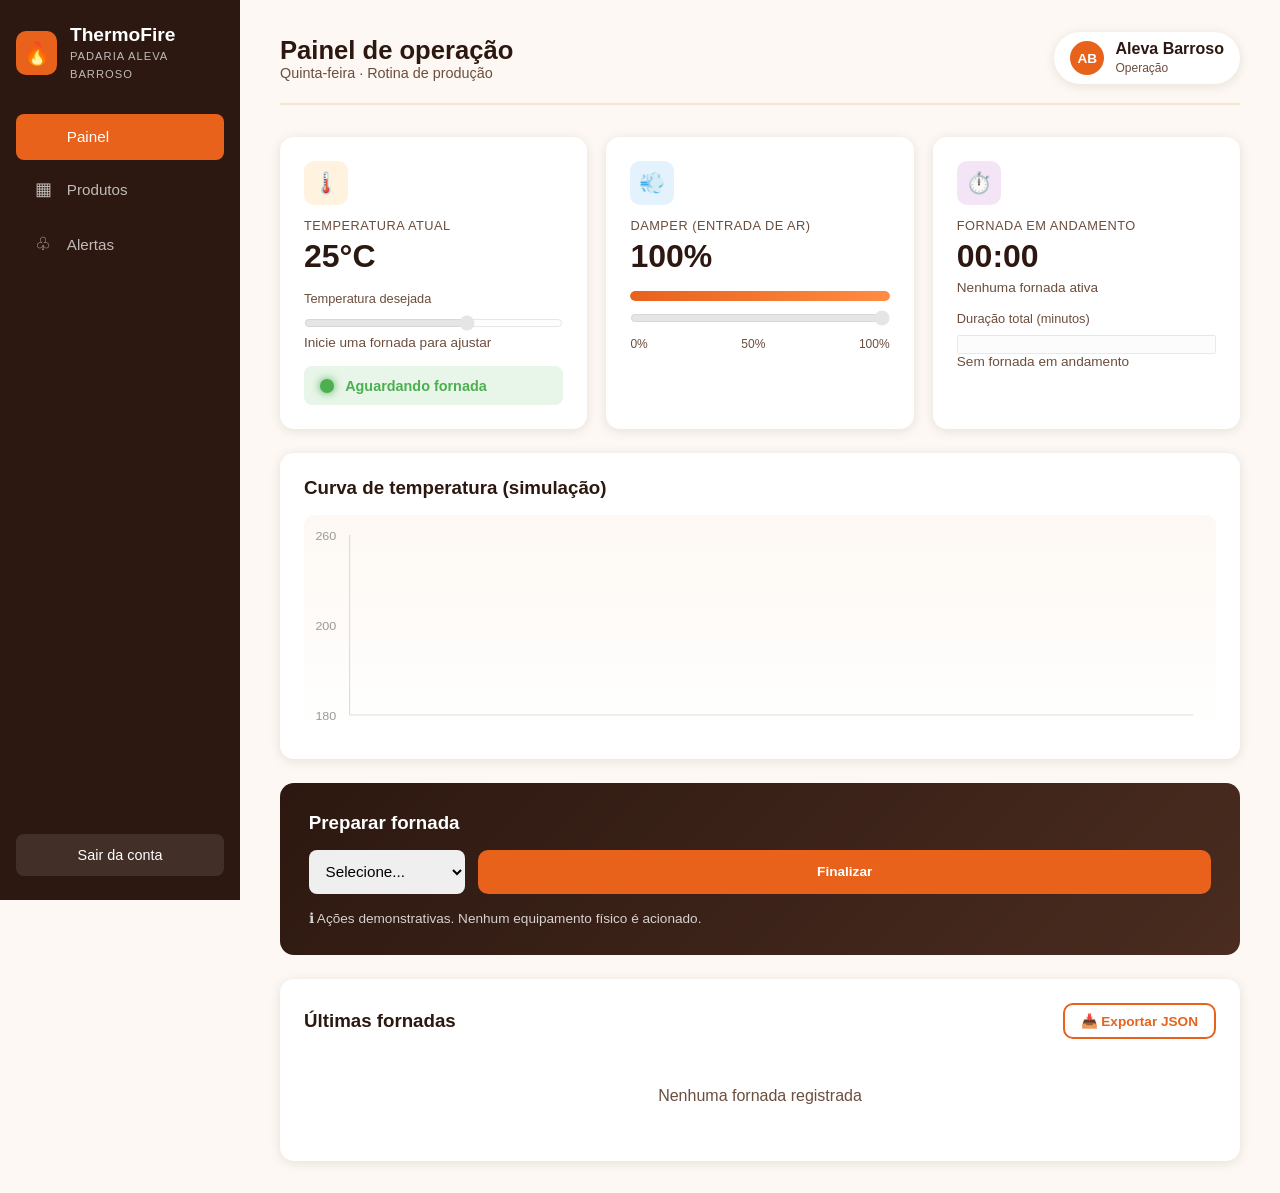
<file: index.html>
<!DOCTYPE html>
<html lang="pt-BR">
<head>
  <meta charset="UTF-8">
  <title>Painel | ThermoFire</title>
  <link rel="stylesheet" href="stylle.css">
</head>
<body>
  <div class="app">
    <aside class="sidebar">
      <div class="auth-logo">
        <div class="auth-logo-icon">🔥</div>
        <div><h2>ThermoFire</h2><small>PADARIA ALEVA BARROSO</small></div>
      </div>
      <nav>
        <a href="index.html" class="active"><span class="icon"></span>Painel</a>
        <a href="produtos.html"><span class="icon">▦</span>Produtos</a>
        <a href="alertas.html"><span class="icon">♧</span>Alertas</a>
      </nav>
      <div class="sidebar-footer">
        <button id="btn-logout"> Sair da conta</button>
      </div>
    </aside>

    <main class="main">
      <div class="topbar">
        <div>
          <h1>Painel de operação</h1>
          <p>Quinta-feira · Rotina de produção</p>
        </div>
        <div class="user-badge">
          <div class="user-avatar">AB</div>
          <div><strong>Aleva Barroso</strong><br><small>Operação</small></div>
        </div>
      </div>

      <div class="grid">
        <div class="card">
          <div class="card-icon laranja">🌡️</div>
          <div class="card-label">Temperatura atual</div>
          <div class="card-value" id="cur-temp">25°C</div>
          <label class="control-label" for="temp-alvo">Temperatura desejada</label>
          <input class="range-control" id="temp-alvo" type="range" min="100" max="280" step="1" value="215" disabled>
          <div class="card-sub" id="temp-alvo-label">Inicie uma fornada para ajustar</div>
          <div class="status verde">
            <div class="led verde" id="led"></div>
            <span id="status-txt">Aguardando fornada</span>
          </div>
        </div>

        <div class="card">
          <div class="card-icon azul">💨</div>
          <div class="card-label">Damper (entrada de ar)</div>
          <div class="card-value" id="damper-val">100%</div>
          <div class="damper-bar"><div class="damper-fill" id="damper-fill" style="width:100%"></div></div>
          <input class="range-control" id="damper-control" type="range" min="0" max="100" step="1" value="100" disabled aria-label="Ajustar entrada do damper">
          <div class="damper-labels"><span>0%</span><span>50%</span><span>100%</span></div>
        </div>

        <div class="card">
          <div class="card-icon roxo">⏱️</div>
          <div class="card-label">Fornada em andamento</div>
          <div class="card-value" id="baking-time">00:00</div>
          <div class="card-sub" id="prod-name">Nenhuma fornada ativa</div>
          <label class="control-label" for="tempo-fornada">Duração total (minutos)</label>
          <input class="range-control" id="tempo-fornada" type="number" min="1" max="180" step="1" disabled>
          <div class="card-sub" id="baking-status" aria-live="polite">Sem fornada em andamento</div>
        </div>
      </div>

      <div class="chart-box">
        <h3>Curva de temperatura (simulação)</h3>
        <div class="chart">
          <svg viewBox="0 0 800 220" preserveAspectRatio="none">
            <line x1="40" y1="20" x2="40" y2="200" stroke="#ddd"/>
            <line x1="40" y1="200" x2="780" y2="200" stroke="#ddd"/>
            <text x="10" y="25" font-size="11" fill="#999">260</text>
            <text x="10" y="115" font-size="11" fill="#999">200</text>
            <text x="10" y="205" font-size="11" fill="#999">180</text>
          </svg>
        </div>
      </div>

      <div class="baking-box">
        <h3>Preparar fornada</h3>
        <div class="baking-controls">
          <select id="sel-produto"></select>
          <button class="btn btn-primary btn-sm" id="btn-finalizar" disabled onclick="document.getElementById('modal-fim').classList.add('show')">Finalizar</button>
        </div>
        <p style="margin-top:1rem;font-size:0.85rem;opacity:0.8">
          ℹ Ações demonstrativas. Nenhum equipamento físico é acionado.
        </p>
      </div>

      <div class="card">
        <div style="display:flex;justify-content:space-between;align-items:center;margin-bottom:1rem">
          <h3>Últimas fornadas</h3>
          <button class="btn btn-outline btn-sm" id="btn-export">📥 Exportar JSON</button>
        </div>
        <div id="hist-lista"></div>
      </div>
    </main>
  </div>

  <!-- Modal finalizar fornada -->
  <div class="modal-bg" id="modal-fim">
    <div class="modal">
      <h3>Como ficou esta fornada?</h3>
      <form id="fim-form">
        <div class="field">
          <label>Avaliação</label>
          <select id="fim-qual" required>
            <option value="ótimo">Ótimo</option>
            <option value="aceitável">Aceitável</option>
            <option value="fora do ponto">Fora do ponto</option>
          </select>
        </div>
        <div class="field">
          <label>Observações</label>
          <textarea id="fim-obs" rows="3"></textarea>
        </div>
        <div class="modal-actions">
          <button type="button" class="btn btn-outline" onclick="document.getElementById('modal-fim').classList.remove('show')">Cancelar</button>
          <button class="btn btn-primary">Salvar resultado</button>
        </div>
      </form>
    </div>
  </div>

  <script src="script.js"></script>
</body>
</html>
</file>
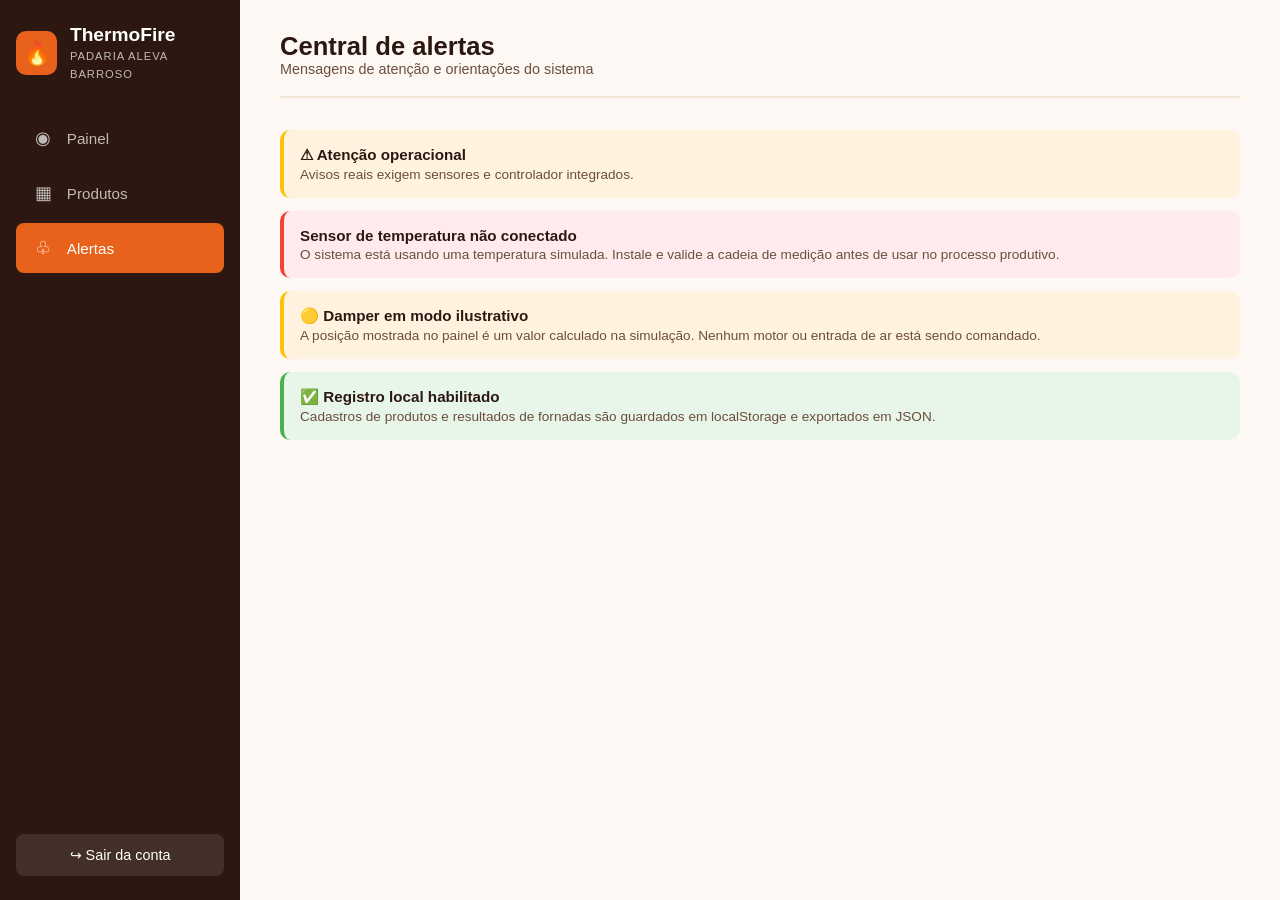
<file: alertas.html>
<!DOCTYPE html>
<html lang="pt-BR">
<head>
  <meta charset="UTF-8">
  <title>Alertas | ThermoFire</title>
  <link rel="stylesheet" href="stylle.css">
</head>
<body>
  <div class="app">
    <aside class="sidebar">
      <div class="auth-logo">
        <div class="auth-logo-icon">🔥</div>
        <div><h2>ThermoFire</h2><small>PADARIA ALEVA BARROSO</small></div>
      </div>
      <nav>
        <a href="index.html"><span class="icon">◉</span>Painel</a>
        <a href="produtos.html"><span class="icon">▦</span>Produtos</a>
        <a href="alertas.html" class="active"><span class="icon">♧</span>Alertas</a>
      </nav>
      <div class="sidebar-footer">
        <button id="btn-logout">↪ Sair da conta</button>
      </div>
    </aside>

    <main class="main">
      <div class="topbar">
        <div>
          <h1>Central de alertas</h1>
          <p>Mensagens de atenção e orientações do sistema</p>
        </div>
      </div>

      <div class="alert-item warn">
        <h4>⚠ Atenção operacional</h4>
        <p>Avisos reais exigem sensores e controlador integrados.</p>
      </div>

      <div class="alert-item err">
        <h4> Sensor de temperatura não conectado</h4>
        <p>O sistema está usando uma temperatura simulada. Instale e valide a cadeia de medição antes de usar no processo produtivo.</p>
      </div>

      <div class="alert-item warn">
        <h4>🟡 Damper em modo ilustrativo</h4>
        <p>A posição mostrada no painel é um valor calculado na simulação. Nenhum motor ou entrada de ar está sendo comandado.</p>
      </div>

      <div class="alert-item ok">
        <h4>✅ Registro local habilitado</h4>
        <p>Cadastros de produtos e resultados de fornadas são guardados em localStorage e exportados em JSON.</p>
      </div>
    </main>
  </div>
  <script src="script.js"></script>
</body>
</html>
</file>
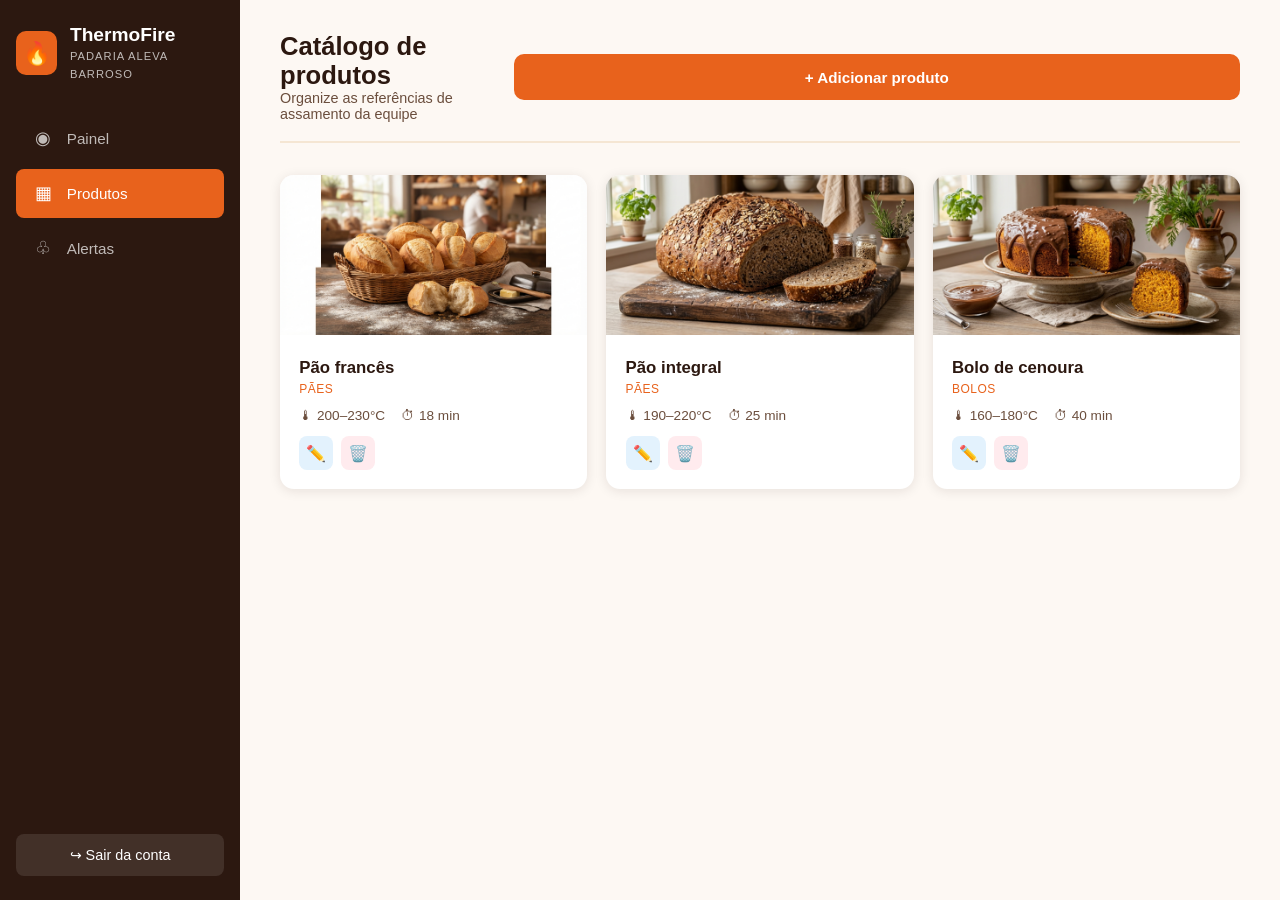
<file: produtos.html>
<!DOCTYPE html>
<html lang="pt-BR">
<head>
  <meta charset="UTF-8">
  <title>Produtos | ThermoFire</title>
  <link rel="stylesheet" href="stylle.css">
</head>
<body>
  <div class="app">
    <aside class="sidebar">
      <div class="auth-logo">
        <div class="auth-logo-icon">🔥</div>
        <div><h2>ThermoFire</h2><small>PADARIA ALEVA BARROSO</small></div>
      </div>
      <nav>
        <a href="index.html"><span class="icon">◉</span>Painel</a>
        <a href="produtos.html" class="active"><span class="icon">▦</span>Produtos</a>
        <a href="alertas.html"><span class="icon">♧</span>Alertas</a>
      </nav>
      <div class="sidebar-footer">
        <button id="btn-logout">↪ Sair da conta</button>
      </div>
    </aside>

    <main class="main">
      <div class="topbar">
        <div>
          <h1>Catálogo de produtos</h1>
          <p>Organize as referências de assamento da equipe</p>
        </div>
        <button class="btn btn-primary" onclick="document.getElementById('modal-add').classList.add('show')">+ Adicionar produto</button>
      </div>

      <div class="products-grid" id="produtos-lista"></div>
      <template id="imagens-produtos">
        <img data-produto="Pão francês" src="assets/pão francês.jpg" alt="">
        <img data-produto="Pão integral" src="assets/pão integral.jpg" alt="">
        <img data-produto="Bolo de cenoura" src="assets/bolo de cenoura.jpg" alt="">
      </template>
    </main>
  </div>

  <!-- Modal adicionar -->
  <div class="modal-bg" id="modal-add">
    <div class="modal">
      <h3>Adicionar produto</h3>
      <form id="prod-form">
        <div class="field"><label>Nome *</label><input id="prod-nome" placeholder="Ex: Pão francês" required></div>
        <div class="field">
          <label>Categoria</label>
          <select id="prod-cat">
            <option>Pães</option><option>Bolos</option><option>Biscoitos</option><option>Salgados</option>
          </select>
        </div>
        <div class="field"><label>Temp. mínima (°C) *</label><input type="number" id="prod-min" required></div>
        <div class="field"><label>Temp. máxima (°C) *</label><input type="number" id="prod-max" required></div>
        <div class="field"><label>Tempo (min) *</label><input type="number" id="prod-tempo" required></div>
        <div class="modal-actions">
          <button type="button" class="btn btn-outline" onclick="document.getElementById('modal-add').classList.remove('show')">Cancelar</button>
          <button class="btn btn-primary">Salvar</button>
        </div>
      </form>
    </div>
  </div>

  <!-- Modal editar -->
  <div class="modal-bg" id="modal-edit">
    <div class="modal">
      <h3>Editar produto</h3>
      <form id="edit-form">
        <input type="hidden" id="edit-id">
        <div class="field"><label>Nome</label><input id="edit-nome" required></div>
        <div class="field">
          <label>Categoria</label>
          <select id="edit-cat">
            <option>Pães</option><option>Bolos</option><option>Biscoitos</option><option>Salgados</option>
          </select>
        </div>
        <div class="field"><label>Temp. mínima</label><input type="number" id="edit-min" required></div>
        <div class="field"><label>Temp. máxima</label><input type="number" id="edit-max" required></div>
        <div class="field"><label>Tempo (min)</label><input type="number" id="edit-tempo" required></div>
        <div class="modal-actions">
          <button type="button" class="btn btn-outline" onclick="document.getElementById('modal-edit').classList.remove('show')">Cancelar</button>
          <button class="btn btn-primary">Salvar alterações</button>
        </div>
      </form>
    </div>
  </div>

  <script src="script.js"></script>
</body>
</html>
</file>
<file: stylle.css>
* { margin: 0; padding: 0; box-sizing: border-box; }

:root {
  --cor1: #E8621C;
  --cor2: #2C1810;
  --cor3: #FDF8F3;
  --cor4: #F5E6D3;
  --verde: #4CAF50;
  --amarelo: #FFC107;
  --vermelho: #F44336;
  --sombra: 0 2px 12px rgba(44,24,16,0.1);
}

body {
  font-family: 'Segoe UI', sans-serif;
  background: var(--cor3);
  color: var(--cor2);
  min-height: 100vh;
}

/* ===== AUTH ===== */
.auth {
  display: grid;
  grid-template-columns: 1fr 1fr;
  min-height: 100vh;
}

.auth-left {
  background: linear-gradient(135deg, var(--cor2), #4A2C20);
  color: #fff;
  padding: 4rem;
  display: flex;
  flex-direction: column;
  justify-content: center;
  position: relative;
  overflow: hidden;
}

.auth-left::before {
  content: '';
  position: absolute;
  inset: 0;
  background: url('assets/pao-artesanal.jpg') center/cover;
  opacity: 0.15;
}

.auth-left > * { position: relative; z-index: 1; }

.auth-left h1 { font-size: 2.8rem; line-height: 1.15; margin-bottom: 1rem; }
.auth-left h1 span { color: #FF8C42; }
.auth-left p { font-size: 1.05rem; opacity: 0.9; line-height: 1.7; }
.auth-logo { display: flex; align-items: center; gap: 0.8rem; margin-bottom: 3rem; }
.auth-logo-icon {
  width: 44px; height: 44px;
  background: var(--cor1);
  border-radius: 10px;
  display: grid; place-items: center;
  font-size: 1.4rem;
}
.auth-logo h2 { font-size: 1.2rem; }
.auth-logo small { opacity: 0.7; font-size: 0.7rem; letter-spacing: 1px; }

.auth-right {
  padding: 3rem;
  display: grid;
  place-items: center;
}

.auth-form { width: 100%; max-width: 400px; }
.auth-form h2 { font-size: 1.8rem; margin-bottom: 0.3rem; }
.auth-form > p { color: #6B4E3D; margin-bottom: 2rem; }

.field { margin-bottom: 1.2rem; }
.field label { display: block; font-size: 0.85rem; font-weight: 600; margin-bottom: 0.4rem; }
.field input, .field select, .field textarea {
  width: 100%;
  padding: 0.9rem 1rem;
  border: 2px solid var(--cor4);
  border-radius: 10px;
  font-size: 0.95rem;
  background: #fff;
  transition: border 0.2s;
}
.field input:focus, .field select:focus, .field textarea:focus {
  outline: none;
  border-color: var(--cor1);
}

.btn {
  padding: 0.9rem 1.6rem;
  border: none;
  border-radius: 10px;
  font-size: 0.95rem;
  font-weight: 600;
  cursor: pointer;
  transition: all 0.2s;
}
.btn-primary { background: var(--cor1); color: #fff; width: 100%; }
.btn-primary:hover { background: #C44F14; transform: translateY(-2px); }
.btn-outline { background: transparent; color: var(--cor1); border: 2px solid var(--cor1); }
.btn-outline:hover { background: var(--cor1); color: #fff; }
.btn-danger { background: var(--vermelho); color: #fff; }
.btn-sm { padding: 0.5rem 1rem; font-size: 0.85rem; }

.auth-footer {
  margin-top: 2rem;
  padding-top: 1.5rem;
  border-top: 1px solid var(--cor4);
  text-align: center;
  font-size: 0.9rem;
  color: #6B4E3D;
}
.auth-footer a { color: var(--cor1); font-weight: 600; text-decoration: none; }

/* ===== APP LAYOUT ===== */
.app { display: grid; grid-template-columns: 240px 1fr; min-height: 100vh; }

.sidebar {
  background: var(--cor2);
  color: #fff;
  padding: 1.5rem 1rem;
  position: sticky;
  top: 0;
  height: 100vh;
  display: flex;
  flex-direction: column;
}

.sidebar .auth-logo { margin-bottom: 2rem; }
.sidebar nav a {
  display: flex;
  align-items: center;
  gap: 0.8rem;
  padding: 0.9rem 1rem;
  color: rgba(255,255,255,0.7);
  text-decoration: none;
  border-radius: 8px;
  margin-bottom: 0.3rem;
  transition: all 0.2s;
  font-size: 0.95rem;
}
.sidebar nav a:hover, .sidebar nav a.active {
  background: var(--cor1);
  color: #fff;
}
.sidebar nav a .icon { font-size: 1.1rem; width: 22px; text-align: center; }

.sidebar-footer { margin-top: auto; }
.sidebar-footer button {
  width: 100%;
  padding: 0.8rem;
  background: rgba(255,255,255,0.1);
  border: none;
  color: #fff;
  border-radius: 8px;
  cursor: pointer;
  font-size: 0.9rem;
}
.sidebar-footer button:hover { background: var(--vermelho); }

.main { padding: 2rem 2.5rem; }

.topbar {
  display: flex;
  justify-content: space-between;
  align-items: center;
  margin-bottom: 2rem;
  padding-bottom: 1.2rem;
  border-bottom: 2px solid var(--cor4);
}
.topbar h1 { font-size: 1.6rem; }
.topbar p { color: #6B4E3D; font-size: 0.9rem; }

.user-badge {
  display: flex;
  align-items: center;
  gap: 0.7rem;
  padding: 0.5rem 1rem;
  background: #fff;
  border-radius: 50px;
  box-shadow: var(--sombra);
}
.user-avatar {
  width: 34px; height: 34px;
  background: var(--cor1);
  border-radius: 50%;
  display: grid; place-items: center;
  color: #fff; font-weight: 600; font-size: 0.85rem;
}
.user-badge small { color: #6B4E3D; font-size: 0.75rem; }

/* ===== CARDS ===== */
.grid {
  display: grid;
  grid-template-columns: repeat(auto-fit, minmax(260px, 1fr));
  gap: 1.2rem;
  margin-bottom: 1.5rem;
}

.card {
  background: #fff;
  border-radius: 14px;
  padding: 1.5rem;
  box-shadow: var(--sombra);
}
.card-label { font-size: 0.8rem; color: #6B4E3D; text-transform: uppercase; letter-spacing: 0.5px; }
.card-value { font-size: 2rem; font-weight: 700; margin: 0.3rem 0; }
.card-sub { font-size: 0.85rem; color: #6B4E3D; }
.control-label { display: block; margin-top: 1rem; font-size: 0.8rem; color: #6B4E3D; }
.range-control { width: 100%; margin-top: 0.6rem; accent-color: var(--cor1); cursor: pointer; }
.range-control:disabled { cursor: not-allowed; opacity: 0.5; }

.card-icon {
  width: 44px; height: 44px;
  border-radius: 10px;
  display: grid; place-items: center;
  font-size: 1.3rem;
  margin-bottom: 0.8rem;
}
.card-icon.laranja { background: #FFF3E0; }
.card-icon.azul { background: #E3F2FD; }
.card-icon.roxo { background: #F3E5F5; }

/* ===== STATUS LED ===== */
.status {
  display: flex;
  align-items: center;
  gap: 0.7rem;
  padding: 0.7rem 1rem;
  border-radius: 8px;
  margin-top: 1rem;
  font-weight: 600;
  font-size: 0.9rem;
}
.status.verde { background: #E8F5E9; color: var(--verde); }
.status.amarelo { background: #FFF3E0; color: #F57C00; }
.status.vermelho { background: #FFEBEE; color: var(--vermelho); }

.led {
  width: 14px; height: 14px;
  border-radius: 50%;
  animation: pulse 2s infinite;
}
.led.verde { background: var(--verde); box-shadow: 0 0 8px var(--verde); }
.led.amarelo { background: var(--amarelo); box-shadow: 0 0 8px var(--amarelo); }
.led.vermelho { background: var(--vermelho); box-shadow: 0 0 8px var(--vermelho); animation-duration: 0.5s; }

@keyframes pulse { 0%,100% { opacity: 1; } 50% { opacity: 0.4; } }

/* ===== DAMPER ===== */
.damper-bar {
  height: 10px;
  background: var(--cor4);
  border-radius: 5px;
  overflow: hidden;
  margin-top: 1rem;
}
.damper-fill {
  height: 100%;
  background: linear-gradient(90deg, var(--cor1), #FF8C42);
  border-radius: 5px;
  transition: width 0.5s;
}
.damper-labels {
  display: flex;
  justify-content: space-between;
  font-size: 0.75rem;
  color: #6B4E3D;
  margin-top: 0.4rem;
}

/* ===== BAKING ===== */
.baking-box {
  background: linear-gradient(135deg, var(--cor2), #4A2C20);
  color: #fff;
  border-radius: 14px;
  padding: 1.8rem;
  margin-bottom: 1.5rem;
}
.baking-box h3 { margin-bottom: 1rem; }
.baking-box select {
  flex: 1;
  padding: 0.8rem;
  border-radius: 8px;
  border: none;
  font-size: 0.95rem;
}
.baking-controls { display: flex; gap: 0.8rem; margin-top: 1rem; }

/* ===== PRODUCTS ===== */
.products-grid {
  display: grid;
  grid-template-columns: repeat(auto-fill, minmax(260px, 1fr));
  gap: 1.2rem;
}

.product-card {
  background: #fff;
  border-radius: 14px;
  overflow: hidden;
  box-shadow: var(--sombra);
  transition: transform 0.2s;
}
.product-card:hover { transform: translateY(-4px); }
.product-card img { width: 100%; height: 160px; object-fit: cover; }
.product-card-body { padding: 1.2rem; }
.product-card-body h4 { font-size: 1.05rem; margin-bottom: 0.2rem; }
.product-card-body .cat { font-size: 0.75rem; color: var(--cor1); text-transform: uppercase; letter-spacing: 0.5px; }
.product-card-body .specs { display: flex; gap: 1rem; margin: 0.8rem 0; font-size: 0.85rem; color: #6B4E3D; }
.product-actions { display: flex; gap: 0.5rem; }
.product-actions button {
  width: 34px; height: 34px;
  border: none;
  border-radius: 8px;
  cursor: pointer;
  font-size: 1rem;
}
.product-actions .edit { background: #E3F2FD; }
.product-actions .del { background: #FFEBEE; }

/* ===== MODAL ===== */
.modal-bg {
  position: fixed;
  inset: 0;
  background: rgba(0,0,0,0.5);
  display: none;
  place-items: center;
  z-index: 100;
}
.modal-bg.show { display: grid; }
.modal {
  background: #fff;
  border-radius: 14px;
  padding: 2rem;
  width: 90%;
  max-width: 480px;
  max-height: 90vh;
  overflow-y: auto;
}
.modal h3 { margin-bottom: 1.5rem; font-size: 1.3rem; }
.modal-actions { display: flex; gap: 0.8rem; margin-top: 1.5rem; }
.modal-actions .btn { flex: 1; }

/* ===== ALERTS ===== */
.alert-item {
  padding: 1rem;
  border-radius: 10px;
  border-left: 4px solid;
  margin-bottom: 0.8rem;
}
.alert-item.info { background: #E3F2FD; border-color: #2196F3; }
.alert-item.warn { background: #FFF3E0; border-color: var(--amarelo); }
.alert-item.err { background: #FFEBEE; border-color: var(--vermelho); }
.alert-item.ok { background: #E8F5E9; border-color: var(--verde); }
.alert-item h4 { font-size: 0.95rem; margin-bottom: 0.2rem; }
.alert-item p { font-size: 0.85rem; color: #6B4E3D; }

/* ===== CHART ===== */
.chart-box {
  background: #fff;
  border-radius: 14px;
  padding: 1.5rem;
  box-shadow: var(--sombra);
  margin-bottom: 1.5rem;
}
.chart-box h3 { margin-bottom: 1rem; }
.chart {
  height: 220px;
  background: linear-gradient(180deg, var(--cor3), #fff);
  border-radius: 10px;
  position: relative;
  overflow: hidden;
}
.chart svg { width: 100%; height: 100%; }

/* ===== RESPONSIVE ===== */
@media (max-width: 768px) {
  .auth { grid-template-columns: 1fr; }
  .auth-left { padding: 2rem; min-height: 250px; }
  .auth-left h1 { font-size: 2rem; }
  .app { grid-template-columns: 1fr; }
  .sidebar { position: relative; height: auto; flex-direction: row; flex-wrap: wrap; gap: 0.5rem; }
  .sidebar nav { display: flex; flex-wrap: wrap; }
  .sidebar-footer { width: 100%; }
  .main { padding: 1.2rem; }
}
</file>
